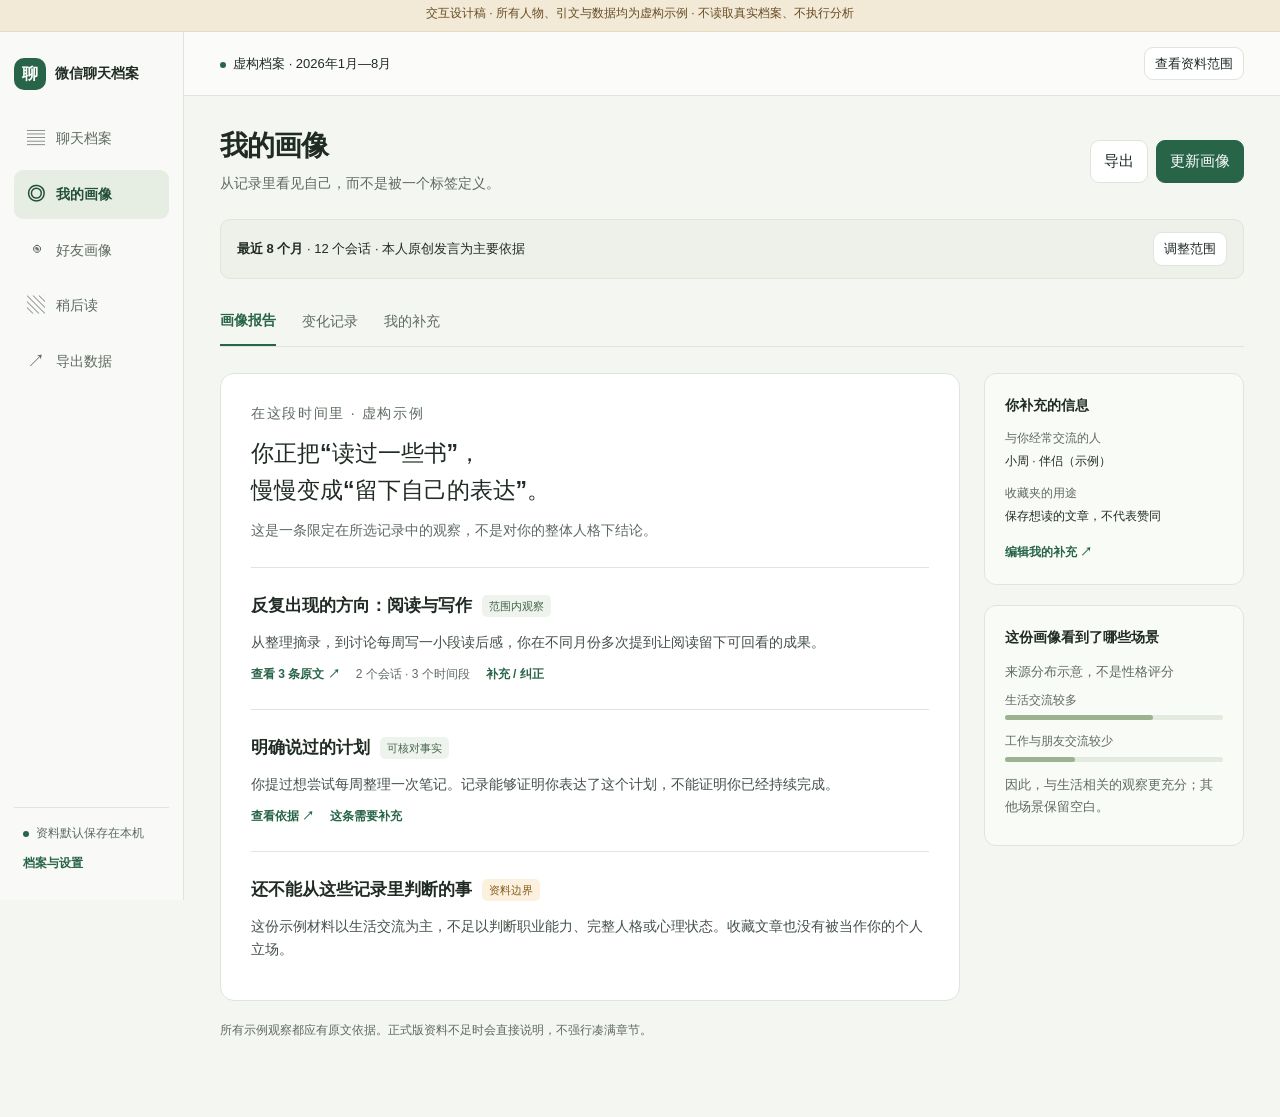
<file: docs/design/profile-learning/prototype.html>
<!doctype html>
<html lang="zh-CN"><head><meta charset="utf-8"><meta name="viewport" content="width=device-width,initial-scale=1"><title>画像与稍后读 · 交互设计稿</title>
<style>
:root{--bg:#f4f6f2;--paper:#fff;--ink:#202b24;--sub:#5e6a61;--green:#286448;--soft:#e8f0e8;--line:#dfe5dc;--amber:#865c1c;--sans:-apple-system,BlinkMacSystemFont,"PingFang SC","Microsoft YaHei",sans-serif}*{box-sizing:border-box}body{margin:0;font:15px/1.65 var(--sans);color:var(--ink);background:var(--bg)}button,input,select,textarea{font:inherit}button{cursor:pointer}button:focus-visible,a:focus-visible,input:focus-visible,textarea:focus-visible,select:focus-visible{outline:3px solid #759a59;outline-offset:3px}button{border:1px solid var(--line);border-radius:9px;background:#fff;padding:8px 13px;color:var(--ink)}button:hover{background:#edf2eb}button.primary{background:var(--green);border-color:var(--green);color:white}button.primary:hover{background:#1d5038}button.link{padding:0;border:0;background:none;color:var(--green);font-weight:600}button.small{font-size:13px;padding:5px 10px}button[disabled]{opacity:.55;cursor:not-allowed}.muted{color:var(--sub)}.tiny{font-size:12px}.eyebrow{font-size:12px;letter-spacing:.12em;color:var(--sub);margin:0 0 10px}.demo{height:32px;text-align:center;padding:4px 12px;background:#f2e9d7;font-size:12px;color:#674d24;border-bottom:1px solid #e6dcc4}.shell{display:grid;grid-template-columns:184px minmax(0,1fr);min-height:calc(100vh - 32px)}.nav{background:#f9faf7;border-right:1px solid var(--line);padding:26px 14px;display:flex;flex-direction:column;gap:24px;position:sticky;top:0;height:calc(100vh - 32px)}.brand{font-size:14px;font-weight:650;display:flex;align-items:center;gap:9px;white-space:nowrap}.brand b{display:grid;place-items:center;width:32px;height:32px;background:var(--green);color:white;border-radius:10px;font-size:16px}.nav nav{display:grid;gap:6px}.nav nav button{display:flex;align-items:center;gap:10px;text-align:left;border:0;background:transparent;padding:10px 12px;color:var(--sub);font-size:14px}.nav nav button.active{background:#e6eee3;color:#224f36;font-weight:650}.nav .icon{font-size:18px;width:20px;text-align:center}.nav .bottom{margin-top:auto;font-size:12px;color:var(--sub);border-top:1px solid var(--line);padding:16px 9px 0}.workspace{min-width:0}.topbar{height:64px;border-bottom:1px solid var(--line);display:flex;align-items:center;justify-content:space-between;gap:12px;padding:0 36px;font-size:13px;background:#fbfcf9}.status-dot{display:inline-block;width:6px;height:6px;background:var(--green);border-radius:50%;margin-right:7px}.content{max-width:1296px;margin:auto;padding:32px 36px 64px}.heading{display:flex;justify-content:space-between;align-items:center;gap:16px;margin-bottom:24px}.heading h1{font-size:28px;letter-spacing:-.03em;line-height:1.3;margin:0 0 8px;font-weight:650}.heading p{margin:0;color:var(--sub);font-size:14px}.actions{display:flex;gap:8px;flex-shrink:0;flex-wrap:wrap}.scope{display:flex;align-items:center;justify-content:space-between;gap:16px;background:#edf1e9;border:1px solid var(--line);padding:12px 16px;border-radius:10px;margin-bottom:24px;font-size:13px}.scope strong{font-weight:600}.tabs{display:flex;gap:26px;border-bottom:1px solid var(--line);margin-bottom:26px}.tabs button{border:0;background:none;padding:6px 0 12px;color:var(--sub);border-radius:0;font-size:14px}.tabs .on{color:var(--green);border-bottom:2px solid var(--green);font-weight:600}.profile-grid{display:grid;grid-template-columns:minmax(0,1fr) 260px;gap:24px;align-items:start}.paper{background:var(--paper);border:1px solid var(--line);border-radius:14px;padding:28px 30px}.intro{border-bottom:1px solid var(--line);padding-bottom:25px;margin-bottom:24px}.intro h2{font-size:23px;line-height:1.6;max-width:560px;font-weight:550;margin:10px 0}.intro p{color:var(--sub);font-size:14px;margin:0}.tag{display:inline-flex;align-items:center;font-size:11px;font-weight:550;border-radius:5px;background:#eff3ed;color:#41654a;padding:2px 7px}.tag.warn{background:#fbf1de;color:var(--amber)}.tag.gray{color:#626965;background:#f0f2ef}.entry{padding:0 0 24px;margin-bottom:24px;border-bottom:1px solid var(--line)}.entry:last-child{padding:0;margin:0;border:0}.entry-head{display:flex;align-items:center;gap:10px;flex-wrap:wrap}.entry h3{font-size:17px;font-weight:600;margin:0}.entry p{margin:11px 0;color:#455148;font-size:14px}.entry .controls{display:flex;align-items:center;gap:16px;font-size:12px}.support{color:var(--sub);font-size:12px}.aside-card{margin-bottom:20px;padding:20px;background:#f9fbf7;border:1px solid var(--line);border-radius:12px}.aside-card h3{font-size:14px;margin:0 0 12px}.aside-card p{font-size:13px;color:var(--sub);margin:8px 0}.aside-card dl{margin:0;font-size:12px}.aside-card dt{color:var(--sub);margin-top:12px}.aside-card dd{margin:3px 0}.meter{height:5px;background:#e5eadf;border-radius:4px;margin:5px 0 12px}.meter i{display:block;height:100%;background:#9bb390;border-radius:4px}.notice{padding:14px 16px;background:#f7f3e9;border-left:3px solid #ccb777;border-radius:4px;font-size:13px;color:#6a5d42}.friend-layout{display:grid;grid-template-columns:220px minmax(0,1fr);gap:24px}.friend-list{align-self:start;background:white;border:1px solid var(--line);border-radius:12px;padding:12px}.search{display:block;width:100%;background:#f4f6f1;border:1px solid var(--line);border-radius:8px;padding:9px 11px;font-size:13px}.person{display:flex;width:100%;gap:10px;align-items:center;text-align:left;border:0;padding:12px 8px;margin-top:6px}.person.selected{background:#edf3e9}.avatar{width:36px;height:36px;display:grid;place-items:center;background:#dce9d8;border-radius:10px;font-size:15px;flex-shrink:0}.person span{min-width:0}.person strong{font-size:14px;display:block}.person small{display:block;color:var(--sub);font-size:11px}.person-title{display:flex;gap:14px;align-items:center}.person-title .avatar{width:48px;height:48px;font-size:22px}.person-title h2{font-size:21px;margin:0}.person-title p{font-size:12px;color:var(--sub);margin:0}.library-tools{display:flex;justify-content:space-between;gap:18px;margin-bottom:20px}.library-tools .search{max-width:360px;background:#fff}.filter-buttons{display:flex;gap:6px;flex-wrap:wrap}.filter-buttons button{font-size:12px;padding:6px 12px}.filter-buttons .chosen{background:var(--green);color:white;border-color:var(--green)}.library-layout{display:grid;grid-template-columns:155px minmax(0,1fr);gap:28px}.library-menu h3{font-size:12px;color:var(--sub);font-weight:500;margin:20px 0 8px}.library-menu button{border:0;background:none;width:100%;text-align:left;font-size:13px;padding:7px 10px}.library-menu .chosen{color:var(--green);font-weight:600;background:#e7eee2}.library-list{background:white;border:1px solid var(--line);border-radius:12px;padding:0 22px}.article{border:0;border-bottom:1px solid var(--line);padding:22px 0;width:100%;background:white;border-radius:0;text-align:left;display:grid;grid-template-columns:34px minmax(0,1fr) 58px;gap:12px;align-items:start}.article:last-child{border-bottom:0}.article:hover{background:#fafcf8}.article-icon{width:30px;height:36px;border:1px solid #d9e2d3;border-radius:5px;display:grid;place-items:center;color:#647d59;font-size:12px;background:#f6f9f1}.article h3{margin:0 0 5px;font-size:16px;font-weight:550}.article .desc{font-size:13px;color:#657064;margin:0 0 6px}.article .meta{font-size:11px;color:var(--sub);display:flex;gap:10px;align-items:center;flex-wrap:wrap}.article .note{font-size:12px;color:#45613c;margin-top:8px}.list-foot{padding:13px 0;text-align:center;font-size:12px;color:var(--sub)}.reader-grid{display:grid;grid-template-columns:minmax(0,1fr) 300px;gap:24px;align-items:start}.reader-paper{padding:32px 40px;background:white;border:1px solid var(--line);border-radius:14px}.reader-paper h1{font-size:28px;line-height:1.45;margin:15px 0}.reader-paper h2{font-size:20px;margin:28px 0 12px}.reader-paper p{font-size:16px;line-height:1.85;color:#38453b}.reader-paper .source{font-size:12px;color:var(--sub)}.reader-paper blockquote{background:#f3f6ef;border-left:3px solid #a4b996;margin:20px 0;padding:16px 20px;font-size:16px}.reader-paper blockquote button{display:block;margin-top:12px}.reader-side{padding:20px;border:1px solid var(--line);border-radius:12px;background:white}.reader-side .tabs{gap:18px;margin-bottom:20px}.reader-side h3{font-size:15px;margin:16px 0 8px}.reader-side ol{padding-left:20px;font-size:13px;color:#47584a}.reader-side li{margin-bottom:12px}.reader-side textarea{width:100%;height:130px;padding:10px;border:1px solid var(--line);border-radius:8px;font-size:13px;resize:vertical}.answer{background:#eff4eb;padding:12px;margin-top:12px;font-size:13px}.empty{text-align:center;padding:58px 24px;color:var(--sub)}.empty h2{color:var(--ink);font-size:20px}.hidden{display:none!important}.footer-note{font-size:12px;color:var(--sub);margin-top:20px}.pillrow{display:flex;gap:7px;flex-wrap:wrap}.dialog-body{padding:24px 28px}.dialog-body h2{font-size:22px;margin:0 0 8px}.dialog-body h3{font-size:15px;margin-top:22px}.dialog-body p{font-size:14px}.dialog-body label{display:block;font-size:14px;margin:10px 0}.dialog-body select,.dialog-body textarea{width:100%;padding:10px;border:1px solid var(--line);border-radius:8px;background:white}.dialog-body textarea{min-height:95px;resize:vertical}.dialog-actions{display:flex;justify-content:flex-end;gap:8px;margin-top:24px}.close-row{display:flex;justify-content:space-between;align-items:start}.evidence-quote{border-left:3px solid #a8bd99;padding:12px 16px;margin:16px 0;background:#f4f7ef}.evidence-quote p{margin:5px 0}.evidence-quote small{color:var(--sub)}dialog{border:1px solid var(--line);border-radius:16px;padding:0;max-width:560px;width:calc(100% - 32px);box-shadow:0 22px 90px #152d2428;color:var(--ink)}dialog::backdrop{background:#142c2840}dialog.drawer{margin:0 0 0 auto;height:100vh;max-height:none;border-radius:16px 0 0 16px;max-width:450px;overflow:auto}.toast{position:fixed;bottom:24px;left:50%;transform:translateX(-50%);background:#263c2c;color:#fff;max-width:calc(100% - 32px);padding:12px 20px;border-radius:10px;font-size:13px;z-index:10}.chat-demo{display:flex;flex-direction:column;gap:14px;max-width:650px;margin:15px auto}.bubble{padding:14px 16px;background:#fff;border:1px solid var(--line);border-radius:8px;align-self:flex-start;max-width:85%}.bubble.self{background:#d9efcb;align-self:flex-end}.stats-note{padding:12px 16px;background:#fff;border:1px solid var(--line);border-radius:10px;font-size:13px;margin-bottom:20px}.topback{margin-bottom:18px}.mobile-reader-tabs{display:none}.border-top{margin-top:18px;padding-top:16px;border-top:1px solid var(--line)}
@media(min-width:1550px){.content{padding-top:40px}}@media(max-width:1199px){.shell{grid-template-columns:76px minmax(0,1fr)}.nav{padding:24px 10px}.nav .brand span,.nav nav button .label,.nav .bottom{display:none}.nav nav button{justify-content:center;padding:12px 6px}.brand{justify-content:center}.profile-grid{grid-template-columns:minmax(0,1fr)}.profile-grid aside{display:grid;grid-template-columns:1fr 1fr;gap:18px}.content{padding:28px}.topbar{padding:0 28px}.reader-grid{grid-template-columns:minmax(0,1fr) 270px}.reader-paper{padding:25px}.friend-layout{grid-template-columns:190px minmax(0,1fr)}}@media(max-width:767px){.demo{height:auto;min-height:32px;font-size:10px}.shell{display:block}.nav{position:sticky;top:0;z-index:2;width:100%;height:auto;display:block;padding:7px 10px;border:0;border-bottom:1px solid var(--line)}.nav .brand{display:none}.nav nav{display:flex;justify-content:space-around;gap:4px}.nav nav button{font-size:12px;padding:7px;gap:4px;flex-direction:column;line-height:1.25}.nav nav button .label{display:block;font-size:10px}.nav .extra{display:none}.nav .icon{font-size:16px}.topbar{height:48px;padding:0 16px;font-size:11px}.topbar button{font-size:11px;padding:4px 8px}.content{padding:24px 16px 42px}.heading{display:block;margin-bottom:20px}.heading h1{font-size:25px}.heading p{font-size:13px}.heading .actions{margin-top:16px}.scope{align-items:start;font-size:12px;padding:12px;gap:8px}.scope button{font-size:11px;padding:4px 6px;white-space:nowrap}.paper{padding:22px 19px}.intro h2{font-size:20px}.profile-grid aside{grid-template-columns:1fr;gap:0}.tabs{gap:22px;overflow-x:auto;white-space:nowrap}.friend-layout{grid-template-columns:1fr;gap:16px}.friend-list{display:flex;gap:6px;flex-wrap:wrap}.friend-list .search{width:100%;}.person{width:auto;flex:1;min-width:110px}.library-layout{display:block}.library-menu{display:none}.library-tools{display:block}.library-tools .search{max-width:none;margin-bottom:12px}.library-list{padding:0 14px}.article{grid-template-columns:26px minmax(0,1fr);gap:10px;padding:18px 0}.article>time{display:none}.article h3{font-size:15px}.article-icon{width:26px;height:32px}.reader-grid{grid-template-columns:1fr}.reader-paper{padding:22px 20px}.reader-paper h1{font-size:24px}.reader-paper p{font-size:16px}.reader-side{padding:20px}.mobile-reader-tabs{display:flex;gap:0;justify-content:space-between;margin-bottom:16px}.mobile-reader-tabs button{font-size:13px}.reader-grid .reader-side{display:none}.reader-grid.show-tools .reader-side{display:block}.reader-grid.show-tools .reader-paper{display:none}.reader-side .tabs{display:none}.dialog-body{padding:22px 20px}.entry .controls{flex-wrap:wrap;gap:10px}.topbar .archive-date{display:none}.actions button{font-size:13px}.scope .scope-more{display:none}}
@media(prefers-reduced-motion:no-preference){button{transition:background .14s}.paper,.reader-paper{animation:reveal .16s ease-out}@keyframes reveal{from{opacity:.6;transform:translateY(4px)}to{opacity:1;transform:none}}}
</style></head><body>
<div class="demo">交互设计稿 · 所有人物、引文与数据均为虚构示例 · 不读取真实档案、不执行分析</div>
<div class="shell"><aside class="nav"><div class="brand"><b>聊</b><span>微信聊天档案</span></div><nav aria-label="主导航">
<button data-page="chat" aria-label="聊天档案"><span class="icon" aria-hidden="true">▤</span><span class="label">聊天档案</span></button>
<button class="active" data-page="self" aria-label="我的画像"><span class="icon" aria-hidden="true">◎</span><span class="label">我的画像</span></button>
<button data-page="friend" aria-label="好友画像"><span class="icon" aria-hidden="true">◉</span><span class="label">好友画像</span></button>
<button data-page="learning" aria-label="稍后读"><span class="icon" aria-hidden="true">▧</span><span class="label">稍后读</span></button>
<button class="extra" data-modal="export" aria-label="导出数据"><span class="icon" aria-hidden="true">↗</span><span class="label">导出数据</span></button></nav><div class="bottom"><span class="status-dot"></span>资料默认保存在本机<br><button class="link tiny" data-modal="settings" style="margin-top:10px">档案与设置</button></div></aside>
<div class="workspace"><header class="topbar"><span><span class="status-dot"></span>虚构档案 <span class="archive-date">· 2026年1月—8月</span></span><button class="small" data-modal="scope">查看资料范围</button></header><main class="content">
<section data-screen="self"><div class="heading"><div><h1>我的画像</h1><p>从记录里看见自己，而不是被一个标签定义。</p></div><div class="actions"><button data-modal="export">导出</button><button class="primary" data-modal="scope">更新画像</button></div></div>
<div class="scope"><span><strong>最近 8 个月</strong> · 12 个会话 <span class="scope-more">· 本人原创发言为主要依据</span></span><button class="small" data-modal="scope">调整范围</button></div>
<div class="tabs" aria-label="画像视图"><button class="on" data-self-tab="report">画像报告</button><button data-self-tab="changes">变化记录</button><button data-self-tab="context">我的补充</button></div>
<div id="self-report" class="profile-grid"><article class="paper"><div class="intro"><p class="eyebrow">在这段时间里 · 虚构示例</p><h2>你正把“读过一些书”，<br>慢慢变成“留下自己的表达”。</h2><p>这是一条限定在所选记录中的观察，不是对你的整体人格下结论。</p></div>
<section class="entry"><div class="entry-head"><h3>反复出现的方向：阅读与写作</h3><span class="tag">范围内观察</span></div><p>从整理摘录，到讨论每周写一小段读后感，你在不同月份多次提到让阅读留下可回看的成果。</p><div class="controls"><button class="link" data-modal="evidence">查看 3 条原文 ↗</button><span class="support">2 个会话 · 3 个时间段</span><button class="link" data-modal="correction">补充 / 纠正</button></div></section>
<section class="entry"><div class="entry-head"><h3>明确说过的计划</h3><span class="tag">可核对事实</span></div><p>你提过想尝试每周整理一次笔记。记录能够证明你表达了这个计划，不能证明你已经持续完成。</p><div class="controls"><button class="link" data-modal="evidence">查看依据 ↗</button><button class="link" data-modal="correction">这条需要补充</button></div></section>
<section class="entry"><div class="entry-head"><h3>还不能从这些记录里判断的事</h3><span class="tag warn">资料边界</span></div><p>这份示例材料以生活交流为主，不足以判断职业能力、完整人格或心理状态。收藏文章也没有被当作你的个人立场。</p></section></article>
<aside><section class="aside-card"><h3>你补充的信息</h3><dl><dt>与你经常交流的人</dt><dd>小周 · 伴侣（示例）</dd><dt>收藏夹的用途</dt><dd>保存想读的文章，不代表赞同</dd></dl><button class="link tiny" data-modal="context" style="margin-top:14px">编辑我的补充 ↗</button></section><section class="aside-card"><h3>这份画像看到了哪些场景</h3><p class="tiny">来源分布示意，不是性格评分</p><div class="tiny muted">生活交流较多</div><div class="meter"><i style="width:68%"></i></div><div class="tiny muted">工作与朋友交流较少</div><div class="meter"><i style="width:32%"></i></div><p>因此，与生活相关的观察更充分；其他场景保留空白。</p></section></aside></div>
<div id="self-changes" class="paper hidden"><p class="eyebrow">变化记录 · 示例状态</p><h2>先有一份报告，再谈变化。</h2><p class="muted">正式版会比较两个版本的来源范围与观察。换了分析时间段，不等于你本人发生了改变。</p><button data-modal="scope">查看当前范围</button></div>
<div id="self-context" class="paper hidden"><h2>你的说明，也是有来源的信息。</h2><p class="muted">关系、会话用途和想排除的材料由你确认，与你的原始聊天分开保存。</p><button class="primary" data-modal="context">编辑补充</button></div>
<p class="footer-note">所有示例观察都应有原文依据。正式版资料不足时会直接说明，不强行凑满章节。</p></section>
<section data-screen="friend" class="hidden"><div class="heading"><div><h1>好友画像</h1><p>了解对方明确表达过什么，也看清记录没有告诉你的部分。</p></div><div class="actions"><button data-modal="export">导出</button><button class="primary" data-modal="scope">生成 / 更新</button></div></div>
<div class="friend-layout"><aside class="friend-list"><input class="search" aria-label="搜索好友（示例）" placeholder="搜索好友" id="friend-search"><button class="person selected" data-friend="zhou"><span class="avatar">周</span><span><strong>小周</strong><small>伴侣 · 虚构示例</small></span></button><button class="person" data-friend="chen"><span class="avatar">陈</span><span><strong>小陈</strong><small>只有少量文字 · 示例</small></span></button></aside>
<div><article class="paper" id="friend-report"><div class="intro"><div class="person-title"><span class="avatar">周</span><div><h2>关于小周</h2><p>与你的一对一交流 · 关系由你补充（示例）</p></div></div><p style="margin-top:16px">以下信息来自小周本人的表达；你的判断和转发内容不作为TA的自述。</p></div><section class="entry"><div class="entry-head"><h3>明确提过的偏好</h3><span class="tag">对方自述</span></div><p>小周提到，比起临时决定，更希望周末出行提前一天商量。这里记的是一个具体情境中的偏好，不是“控制欲强”等人格标签。</p><button class="link tiny" data-modal="friend-evidence">查看对方原话 ↗</button></section><section class="entry"><h3>你们共同提过的事情</h3><p>一起整理书架、交换最近喜欢的一段文字。正式版会区分“提议”“已确认”与“记录中未见完成”。</p><button class="link tiny" data-modal="correction">补充当前进展</button></section><div class="notice">这不是感情评分。聊天记录不能可靠回答“谁更爱谁”或预测关系走向。</div></article>
<div id="friend-empty" class="paper hidden"><div class="empty"><p class="eyebrow">资料不足 · 虚构状态</p><h2>关于小陈，我们先不下结论。</h2><p>当前示例只有几条简短文字，无法支撑稳定偏好或沟通观察。</p><button data-modal="scope">查看可用资料</button></div></div></div></div></section>
<section data-screen="learning" class="hidden"><div class="heading"><div><h1>稍后读</h1><p>把存下来的东西，变成真正学到的东西。</p></div><div class="actions"><button data-modal="export">导出学习资料</button><button class="primary" data-modal="import">更新收藏</button></div></div><div class="scope"><span><strong>来源：待读收藏夹（示例）</strong><span class="scope-more"> · 收藏的观点不自动代表你</span></span><button class="small" data-modal="context">管理来源</button></div>
<div class="library-layout"><aside class="library-menu"><button class="chosen" data-filter="all">收件箱</button><button data-filter="unread">待读</button><button data-filter="read">已读</button><button data-open-notes="1">我的笔记</button><button data-open-review="1">复习</button><h3>按主题阅读</h3><button data-topic="阅读与写作">阅读与写作</button><button data-topic="学习方法">学习方法</button><button data-topic="待整理">待整理</button></aside>
<div><div class="library-tools"><input class="search" id="article-search" placeholder="搜索标题、正文或我的笔记" aria-label="搜索学习资料"><div class="filter-buttons"><button class="chosen" data-content-filter="all">全部内容</button><button data-content-filter="body">有正文</button><button data-content-filter="title">只有标题</button></div></div>
<div class="library-list" id="articles"><button class="article" data-item="notes" data-kind="body" data-topic-name="阅读与写作" data-reading="unread"><span class="article-icon">文</span><span><h3>把阅读笔记写成可以复用的知识</h3><p class="desc">从记录一句话，到把它放回自己的问题里。</p><span class="meta"><span>示例文章 · 本地正文</span><span class="tag">有正文</span><span>待读</span></span><span class="note">我的备注：这篇想试着照做一周。</span></span><time class="tiny muted">8月28日</time></button>
<button class="article" data-item="questions" data-kind="body" data-topic-name="学习方法" data-reading="unread"><span class="article-icon">文</span><span><h3>用问题，而不只是摘抄，检查自己有没有理解</h3><p class="desc">虚构条目，仅演示阅读器、梳理和复习的入口。</p><span class="meta"><span>示例文本</span><span class="tag">有正文</span><span>待读</span></span></span><time class="tiny muted">8月24日</time></button>
<button class="article" data-item="title" data-kind="title" data-topic-name="待整理" data-reading="unread"><span class="article-icon">链</span><span><h3>关于长期学习的一篇文章</h3><p class="desc">这里只保存了标题，还没有取得正文。</p><span class="meta"><span>原文链接 · 示例</span><span class="tag warn">只有标题</span><span>不生成正文摘要</span></span></span><time class="tiny muted">8月20日</time></button>
<button class="article" data-item="file" data-kind="missing" data-topic-name="待整理" data-reading="unread"><span class="article-icon">件</span><span><h3>周末读书摘记.pdf</h3><p class="desc">存在文件消息，但当前示例没有可读取的附件。</p><span class="meta"><span>文件 · 示例</span><span class="tag gray">附件缺失</span></span></span><time class="tiny muted">8月16日</time></button><p class="list-foot" id="list-count">4 个虚构条目 · 重复收藏在正式版中保留全部来源</p></div></div></div></section>
<section data-screen="reader" class="hidden"><button class="link topback" id="back-library">← 返回稍后读</button><div class="heading"><p class="muted" id="reader-crumb">阅读与写作 / 待读</p><div class="actions"><button data-modal="source">查看收藏来源</button><button class="primary" id="mark-read">标记已读</button></div></div><div class="tabs mobile-reader-tabs" aria-label="阅读内容切换"><button class="on" data-mobile-reader="body">正文</button><button data-mobile-reader="summary">梳理</button><button data-mobile-reader="notes">我的笔记</button><button data-mobile-reader="review">复习</button></div><div class="reader-grid"><article class="reader-paper"><p class="source">虚构作者 · 示例正文 · 不访问外部网页</p><h1 id="reader-title">把阅读笔记写成可以复用的知识</h1><div class="pillrow"><span class="tag">有正文 · 示例</span><span class="tag gray">作者观点 ≠ 我的观点</span></div><p>这段文字是为了演示阅读界面专门编写的虚构材料，并不是从用户的收藏或聊天里提取的文章。</p><h2>01 · 先留下一个问题</h2><p>假设我们读完一篇介绍笔记方法的文章。除了留下几句摘抄，还可以写下：这篇文章试图回答什么问题？它在哪种情境下对我有用？</p><blockquote>一条可以回到来源、也可以回到自己问题的笔记，才有再次使用的机会。<button class="link tiny" id="quote-note">摘录并记笔记 ↗</button></blockquote><h2>02 · 分开原话与自己的想法</h2><p>原作者的主张放在引用中，自己的理解写在备注里。二者可能一致，也可能不同。保存一篇文章，并不意味着已经认同它的全部观点。</p><h2>03 · 用一次解释检查理解</h2><p>试着不用原文，向一个没有读过文章的人解释这个方法。如果解释不清，可以回到具体段落，而不是给自己贴上“学不会”的标签。</p><p class="source border-top">以上3段仅为交互示例；正式版显示实际正文来源、内容版本和段落引用。</p></article><aside class="reader-side"><div class="tabs"><button class="on" data-reader-tab="summary">梳理</button><button data-reader-tab="notes">我的笔记</button><button data-reader-tab="review">复习</button></div><div id="reader-summary"><span class="tag">示例梳理 · 非真实分析</span><h3>30 秒概览</h3><ol><li>先说明自己想解决的问题。<button class="link tiny" data-modal="paragraph">[第1段]</button></li><li>把作者原话与自己的理解分开。<button class="link tiny" data-modal="paragraph">[第2段]</button></li><li>用自己的话解释一次，再回原文核对。<button class="link tiny" data-modal="paragraph">[第3段]</button></li></ol><h3>可以试一次</h3><p class="tiny muted">建议：选一条旧摘抄，补上“它回答了我的什么问题”。这是练习建议，不是文章新增事实。</p></div><div id="reader-notes" class="hidden"><h3>留一点自己的理解</h3><p class="tiny muted" id="quote-preview">笔记与文章正文分开保存。</p><textarea id="note-input" aria-label="示例笔记" placeholder="这里可以试写。仅当前设计稿内存有效，刷新会清空；正式版必须持久保存。"></textarea><p class="tiny muted" id="note-status" role="status">设计演示，不写入真实笔记库</p></div><div id="reader-review" class="hidden"><span class="tag gray">理解问题 · 示例</span><h3>保存一篇文章，为什么不等于认同文章？</h3><p class="tiny muted">先试着用自己的话解释，再看参考答案。</p><button class="small" id="show-answer">查看参考答案</button><div class="answer hidden" id="answer">收藏是一种保存行为；作者观点、收藏时的意图、读后的判断是不同信息。<button class="link tiny" data-modal="paragraph">回到来源段落 ↗</button></div></div></aside></div></section>
<section data-screen="unavailable" class="hidden"><button class="link topback" data-page="learning">← 返回稍后读</button><div class="paper"><p class="eyebrow">先确认内容是否可读</p><h1 id="unavailable-title">关于长期学习的一篇文章</h1><div class="notice" id="unavailable-reason">当前只有标题，不能据此生成正文摘要。</div><p class="muted">正式版会保留你的收藏时间、来源消息和备注。取得正文之后，才开放总结与复习内容。</p><div class="actions"><button data-modal="source">查看来源</button><button class="primary" data-modal="paste">粘贴正文</button><button disabled>概括正文</button></div></div></section>
<section data-screen="chat" class="hidden"><div class="heading"><div><h1>回到聊天原文</h1><p>正式版复用原有消息定位，不复制第二套聊天查看器。</p></div><button data-page="self">返回我的画像</button></div><div class="stats-note">以下为虚构上下文，仅演示从观察回到原文的路径。</div><div class="chat-demo"><div class="tiny muted" style="text-align:center">2026年8月12日 · 示例</div><div class="bubble">最近读到的内容，你想怎么整理？</div><div class="bubble self">我想每周整理一次笔记，留下一段自己的读后感。</div><div class="bubble">那先从一小段开始，不用一开始就写得很长。</div></div></section>
</main></div></div>
<dialog id="dialog"><div class="dialog-body"><div class="close-row"><p class="eyebrow" id="dialog-category">设计交互示例</p><button class="small" id="close-dialog" aria-label="关闭弹层">关闭 ×</button></div><div id="dialog-content"></div></div></dialog><div class="toast hidden" role="status" id="toast"></div>
<script>
// All strings below are authored fictional examples. No data access or network.
const $=id=>document.getElementById(id);let activePage='self',activeItem='notes',lastTrigger=null,filter='all',kind='all',topic='',friend='zhou';const notes={};let toastTimer;
function el(tag,text,cls){const n=document.createElement(tag);if(text!==undefined)n.textContent=text;if(cls)n.className=cls;return n}
function toast(text){$('toast').textContent=text;$('toast').classList.remove('hidden');clearTimeout(toastTimer);toastTimer=setTimeout(()=>$('toast').classList.add('hidden'),3500)}
function page(name){activePage=name;document.querySelectorAll('[data-screen]').forEach(s=>s.classList.toggle('hidden',s.dataset.screen!==name));document.querySelectorAll('.nav [data-page]').forEach(n=>{const on=n.dataset.page===name||name==='reader'&&n.dataset.page==='learning'||name==='unavailable'&&n.dataset.page==='learning';n.classList.toggle('active',on);on?n.setAttribute('aria-current','page'):n.removeAttribute('aria-current')});window.scrollTo(0,0)}
function readerTab(name){document.querySelectorAll('[data-reader-tab]').forEach(n=>n.classList.toggle('on',n.dataset.readerTab===name));['summary','notes','review'].forEach(n=>$('reader-'+n).classList.toggle('hidden',n!==name))}
function mobileReader(mode){document.querySelector('.reader-grid').classList.toggle('show-tools',mode!=='body');document.querySelectorAll('[data-mobile-reader]').forEach(n=>n.classList.toggle('on',n.dataset.mobileReader===mode));if(mode!=='body')readerTab(mode)}
function openItem(id){activeItem=id;const article=document.querySelector('[data-item="'+id+'"]');if(['title','file'].includes(id)){$('unavailable-title').textContent=article.querySelector('h3').textContent;$('unavailable-reason').textContent=id==='title'?'当前只有标题，不能据此生成正文摘要。':'当前没有取得可读取的附件，不能总结文件内容。';page('unavailable');return}$('reader-title').textContent=article.querySelector('h3').textContent;$('reader-crumb').textContent=article.dataset.topicName+' / '+(article.dataset.reading==='read'?'已读':'待读');$('mark-read').textContent=article.dataset.reading==='read'?'已读 ✓':'标记已读';$('note-input').value=notes[id]||'';readerTab('summary');mobileReader('body');page('reader')}
function applyFilter(){const q=$('article-search').value.toLowerCase();let count=0;document.querySelectorAll('[data-item]').forEach(n=>{const show=(!q||n.textContent.toLowerCase().includes(q))&&(kind==='all'||n.dataset.kind===kind)&&(filter==='all'||n.dataset.reading===filter)&&(!topic||n.dataset.topicName===topic);n.classList.toggle('hidden',!show);if(show)count++});$('list-count').textContent=count?count+' 个虚构条目 · 点击进入阅读器':'暂无匹配内容。试试清空搜索或切换筛选。'}
const dialog=$('dialog');function closeDialog(){dialog.close();if(lastTrigger&&lastTrigger.isConnected)lastTrigger.focus()}
function action(label,callback,primary=false){const b=el('button',label,primary?'primary':'');b.addEventListener('click',callback);return b}
function modal(name){lastTrigger=document.activeElement;const box=$('dialog-content');box.replaceChildren();dialog.classList.toggle('drawer',['evidence','friend-evidence','source'].includes(name));const add=(tag,text,cls)=>{const n=el(tag,text,cls);box.append(n);return n};
if(['evidence','friend-evidence'].includes(name)){add('h2','观察从哪里来');add('p','示例原文与上下文；正式版显示当前档案中可定位的记录。','muted');const q=add('div',undefined,'evidence-quote');q.append(el('small',name==='friend-evidence'?'小周本人 · 虚构记录 demo-f-01':'本人发言 · 虚构记录 demo-s-01'));q.append(el('p',name==='friend-evidence'?'“周末去哪儿，我们提前一天商量一下好吗？”':'“我想每周整理一次笔记，留下一段自己的读后感。”'));add('p','依据类型：本人原创表达。转发与引用的作者另行标注，不归到这个人身上。','tiny muted');const a=add('div',undefined,'dialog-actions');a.append(action('在聊天中查看',()=>{closeDialog();page('chat')},true));}
else if(name==='scope'){add('h2','这次看哪些资料');add('p','先确定范围，再决定怎样处理。以下仅演示设置，不执行分析。','muted');add('h3','时间范围');const select=add('select');select.setAttribute('aria-label','时间范围');['最近12个月','最近3个月','全部已有记录','自定义'].forEach(t=>select.append(el('option',t)));add('h3','参与分析的会话');['生活交流（示例）','工作与朋友（示例）','收藏学习群：默认不作为人物特征证据'].forEach((t,i)=>{const l=add('label');const input=document.createElement('input');input.type='checkbox';input.checked=i<2;l.append(input,document.createTextNode(' '+t))});add('div','处理方式：正式版先显示引擎与数据发送范围。未配置引擎时只提供资料概览，不生成假报告。','notice');const a=add('div',undefined,'dialog-actions');a.append(action('返回',closeDialog),action('查看下一步',()=>toast('设计稿：下一步是处理方式与具体授权，不会在这里启动分析。'),true));}
else if(name==='context'){add('h2','我的补充');add('p','这是你提供的背景，不是系统推断。正式版只保存在本机。','muted');add('label','人物关系（虚构示例）');const s=add('select');s.setAttribute('aria-label','示例关系');['小周 · 伴侣','小周 · 好友','暂不标注'].forEach(t=>s.append(el('option',t)));add('label','会话用途');const t=add('textarea');t.setAttribute('aria-label','会话用途补充');t.value='待读收藏夹用于保存文章，收藏不代表赞同。';const a=add('div',undefined,'dialog-actions');a.append(action('保存示例',()=>{closeDialog();toast('已演示保存操作；没有改动你的真实配置。')},true));}
else if(name==='correction'){add('h2','让这条观察更准确');add('p','修改你的说明，不改原始聊天。','muted');const s=add('select');s.setAttribute('aria-label','纠正原因');['事实不对','当时的情境不同','不想用这条材料','补充说明'].forEach(t=>s.append(el('option',t)));const t=add('textarea');t.setAttribute('aria-label','纠正说明');t.placeholder='例如：这只是当时的计划，不是一直以来的习惯。';t.style.marginTop='12px';const a=add('div',undefined,'dialog-actions');a.append(action('提交示例修订',()=>{closeDialog();toast('正式版将保存修订，并使相关画像缓存失效。')},true));}
else if(name==='export'){add('h2',activePage==='learning'||activePage==='reader'?'导出学习资料':'导出数据');add('p','正式版会导出你当前选择的范围，并提供“在访达中显示”。','muted');['可阅读资料：Markdown / 离线HTML','结构化数据：JSONL','实际可用附件（缺失项明确标记）'].forEach(t=>{const l=add('label');const c=document.createElement('input');c.type='checkbox';c.checked=true;l.append(c,document.createTextNode(' '+t))});add('div','这只是交互设计稿，不生成文件、不读取真实聊天。','notice');const a=add('div',undefined,'dialog-actions');a.append(action('预览导出',()=>toast('正式版在此核对范围、内容与附件数量，再保存。'),true));}
else if(name==='import'){add('h2','更新收藏，不重复堆积');add('p','正式版从指定收藏群离线整理新条目，合并重复来源，保留你的每次备注。','muted');add('div','这一步只整理已有记录，不自动访问外部网页，也不改变已读状态。','notice');const a=add('div',undefined,'dialog-actions');a.append(action('查看整理结果示例',()=>{closeDialog();toast('示例：条目、来源与内容可用性分别保存。')},true));}
else if(name==='source'){add('h2','收藏来源');add('p','待读收藏夹 · 虚构消息 demo-r-01');add('div','收藏备注：“这篇想试着照做一周。”','evidence-quote');add('p','同一文章多次收藏，正式版保留全部来源和各自备注。','muted');const a=add('div',undefined,'dialog-actions');a.append(action('回到来源消息',()=>{closeDialog();page('chat')},true));}
else if(name==='paste'){add('h2','添加你已取得的正文');add('p','正式版会保存正文版本及来源，之后才允许摘要。','muted');const t=add('textarea');t.setAttribute('aria-label','示例粘贴正文');t.placeholder='设计稿：请不要在这里输入真实隐私资料。';const a=add('div',undefined,'dialog-actions');a.append(action('返回',closeDialog),action('演示导入',()=>{closeDialog();toast('这是设计演示；没有保存或分析文本。')},true));}
else if(name==='paragraph'){add('h2','摘要引用的段落');add('div','“原作者的主张放在引用中，自己的理解写在备注里。”','evidence-quote');add('p','虚构内容段落示例。正式版使用内容版本与段落ID精确定位，正文更新不抹掉旧引用。','muted');}
else{add('h2','档案与设置');add('p','正式版在这里管理档案、身份、分析引擎和隐私授权。设计稿没有连接真实档案或模型。','muted');}
dialog.showModal();$('close-dialog').focus()}
document.querySelectorAll('[data-page]').forEach(b=>b.addEventListener('click',()=>page(b.dataset.page)));document.querySelectorAll('[data-modal]').forEach(b=>b.addEventListener('click',()=>modal(b.dataset.modal)));document.querySelectorAll('[data-self-tab]').forEach(b=>b.addEventListener('click',()=>{document.querySelectorAll('[data-self-tab]').forEach(x=>x.classList.toggle('on',x===b));['report','changes','context'].forEach(n=>$('self-'+n).classList.toggle('hidden',n!==b.dataset.selfTab))}));document.querySelectorAll('[data-friend]').forEach(b=>b.addEventListener('click',()=>{friend=b.dataset.friend;document.querySelectorAll('[data-friend]').forEach(x=>x.classList.toggle('selected',x===b));$('friend-report').classList.toggle('hidden',friend!=='zhou');$('friend-empty').classList.toggle('hidden',friend==='zhou')}));$('friend-search').addEventListener('input',e=>document.querySelectorAll('[data-friend]').forEach(n=>n.classList.toggle('hidden',!n.textContent.includes(e.target.value))));document.querySelectorAll('[data-item]').forEach(b=>b.addEventListener('click',()=>openItem(b.dataset.item)));document.querySelectorAll('[data-filter]').forEach(b=>b.addEventListener('click',()=>{filter=b.dataset.filter;topic='';document.querySelectorAll('[data-filter],[data-topic]').forEach(n=>n.classList.toggle('chosen',n===b));applyFilter()}));document.querySelectorAll('[data-topic]').forEach(b=>b.addEventListener('click',()=>{topic=b.dataset.topic;filter='all';document.querySelectorAll('[data-filter],[data-topic]').forEach(n=>n.classList.toggle('chosen',n===b));applyFilter()}));document.querySelectorAll('[data-content-filter]').forEach(b=>b.addEventListener('click',()=>{kind=b.dataset.contentFilter;document.querySelectorAll('[data-content-filter]').forEach(n=>n.classList.toggle('chosen',n===b));applyFilter()}));$('article-search').addEventListener('input',applyFilter);$('back-library').onclick=()=>{page('learning');applyFilter()};document.querySelectorAll('[data-reader-tab]').forEach(b=>b.onclick=()=>readerTab(b.dataset.readerTab));$('quote-note').onclick=()=>{mobileReader('notes');readerTab('notes');$('quote-preview').textContent='摘录：“一条可以回到来源、也可以回到自己问题的笔记……”（示例）';$('note-input').focus()};$('note-input').oninput=e=>{notes[activeItem]=e.target.value;$('note-status').textContent='保留在设计稿内存中；刷新清空。正式版需持久保存。'};$('mark-read').onclick=()=>{const a=document.querySelector('[data-item="'+activeItem+'"]');a.dataset.reading='read';$('mark-read').textContent='已读 ✓';$('reader-crumb').textContent=a.dataset.topicName+' / 已读';toast('已演示标记已读；获取正文不会自动改变阅读状态。')};$('show-answer').onclick=()=>{$('answer').classList.toggle('hidden');$('show-answer').textContent=$('answer').classList.contains('hidden')?'查看参考答案':'收起参考答案'};document.querySelectorAll('[data-open-notes]').forEach(b=>b.onclick=()=>{openItem('notes');mobileReader('notes');readerTab('notes')});document.querySelectorAll('[data-open-review]').forEach(b=>b.onclick=()=>{openItem('notes');mobileReader('review');readerTab('review')});document.querySelectorAll('[data-mobile-reader]').forEach(b=>b.onclick=()=>mobileReader(b.dataset.mobileReader));$('close-dialog').onclick=closeDialog;dialog.addEventListener('cancel',e=>{e.preventDefault();closeDialog()});page('self');
</script></body></html>
</file>
